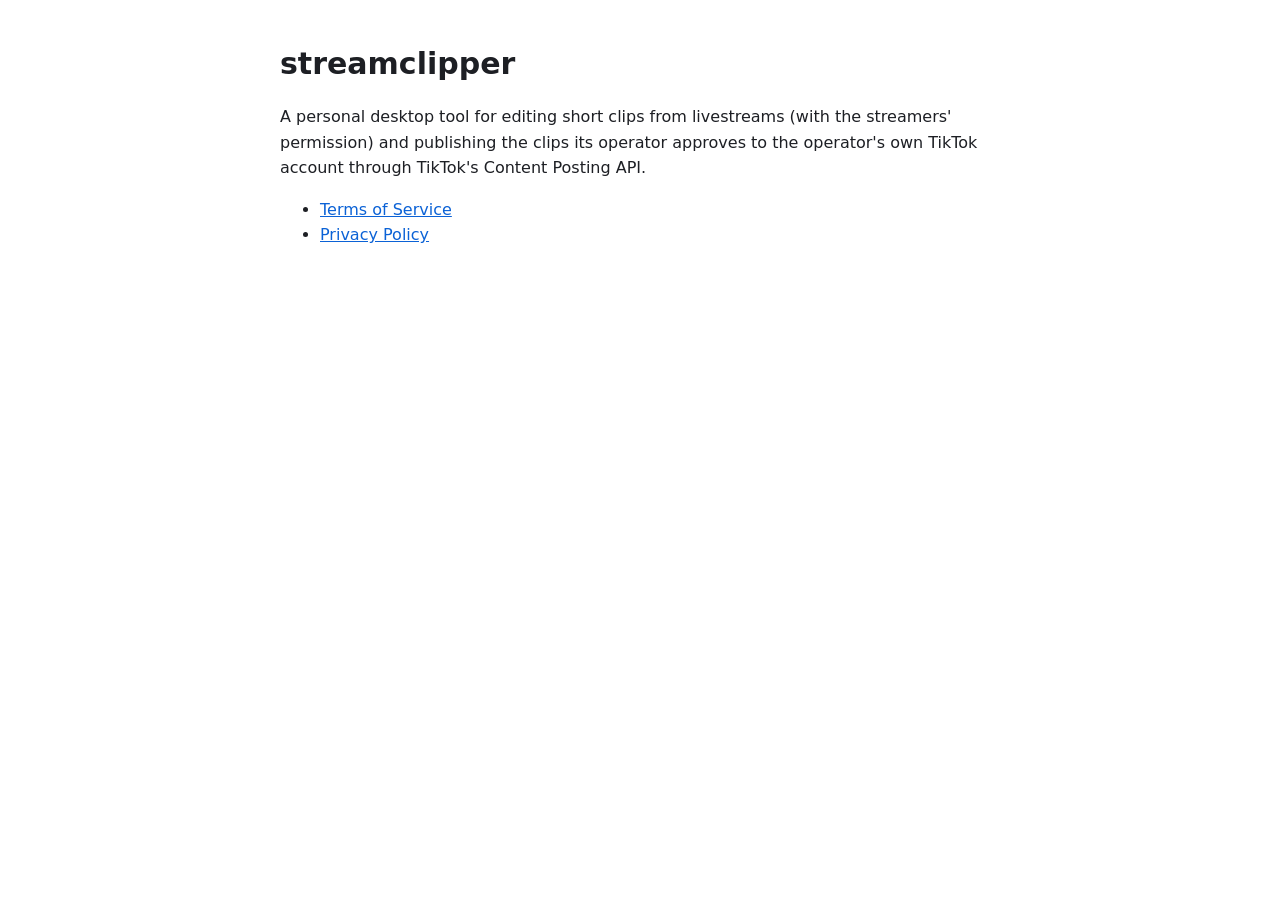
<file: index.html>
<!doctype html>
<html lang="en">
<head>
<meta charset="utf-8">
<meta name="viewport" content="width=device-width, initial-scale=1">
<title>streamclipper</title>
<link rel="stylesheet" href="style.css">
</head>
<body>
<main>
<h1>streamclipper</h1>
<p>A personal desktop tool for editing short clips from livestreams (with the streamers' permission) and
publishing the clips its operator approves to the operator's own TikTok account through TikTok's
Content Posting API.</p>
<ul>
  <li><a href="terms.html">Terms of Service</a></li>
  <li><a href="privacy.html">Privacy Policy</a></li>
</ul>
</main>
</body>
</html>
</file>
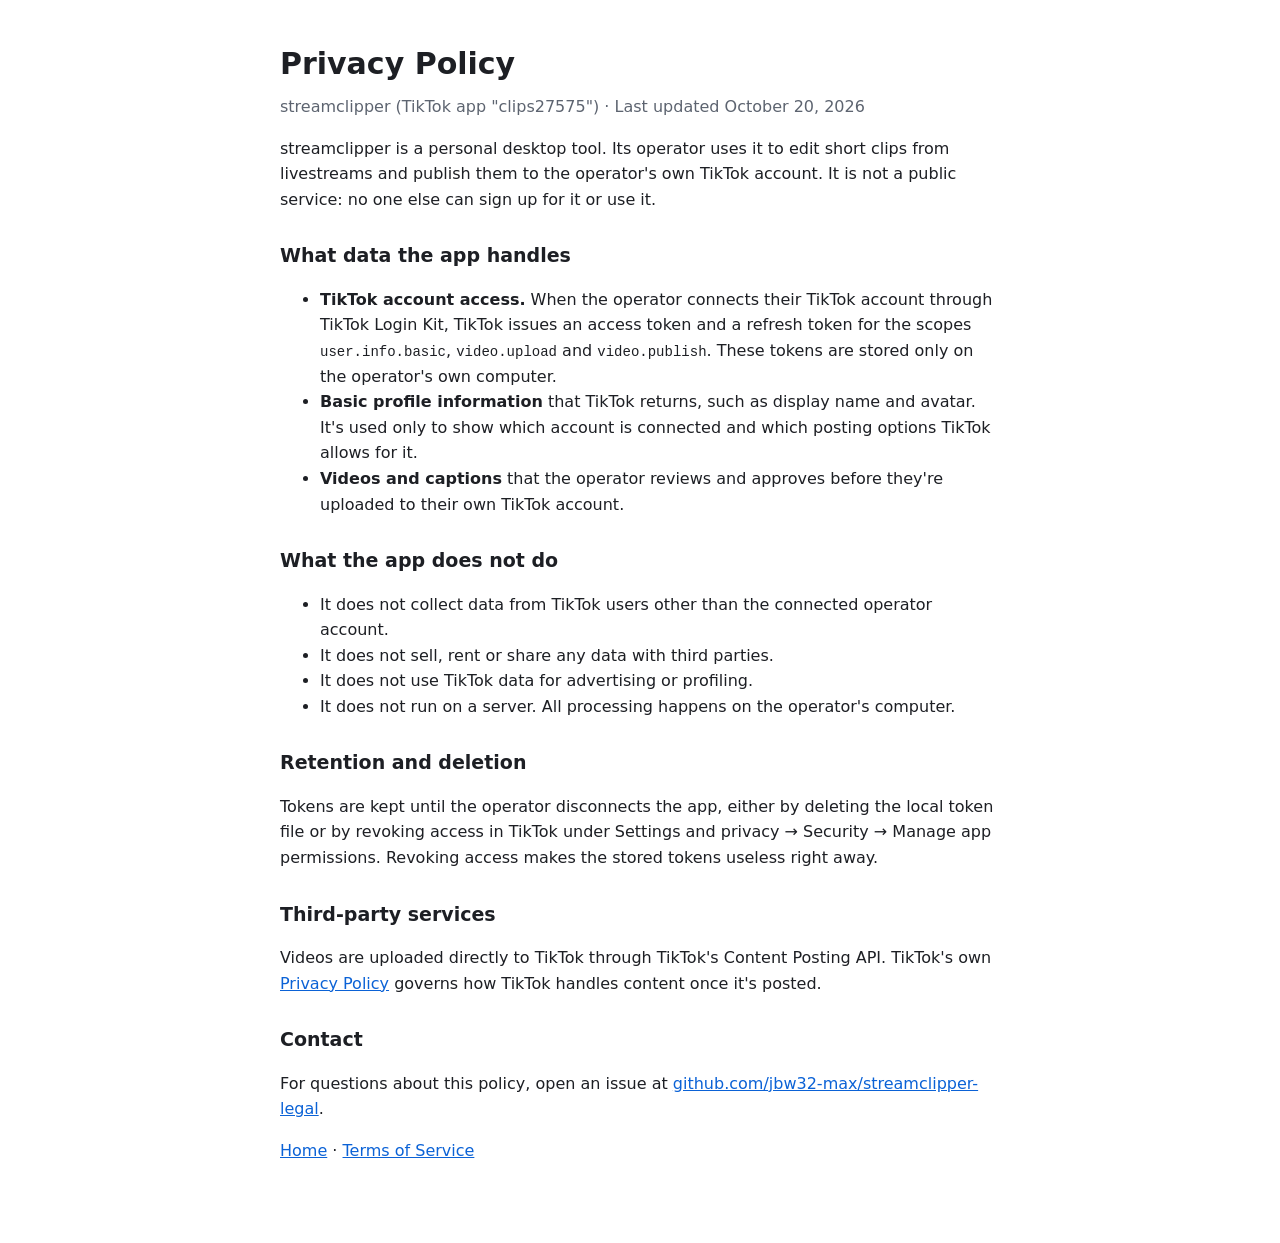
<file: privacy.html>
<!doctype html>
<html lang="en">
<head>
<meta charset="utf-8">
<meta name="viewport" content="width=device-width, initial-scale=1">
<title>streamclipper Privacy Policy</title>
<link rel="stylesheet" href="style.css">
</head>
<body>
<main>
<h1>Privacy Policy</h1>
<p class="meta">streamclipper (TikTok app "clips27575") · Last updated October 20, 2026</p>

<p>streamclipper is a personal desktop tool. Its operator uses it to edit short clips from livestreams and
publish them to the operator's own TikTok account. It is not a public service: no one else can sign up for
it or use it.</p>

<h2>What data the app handles</h2>
<ul>
  <li><strong>TikTok account access.</strong> When the operator connects their TikTok account through TikTok
  Login Kit, TikTok issues an access token and a refresh token for the scopes <code>user.info.basic</code>,
  <code>video.upload</code> and <code>video.publish</code>. These tokens are stored only on the operator's own
  computer.</li>
  <li><strong>Basic profile information</strong> that TikTok returns, such as display name and avatar. It's used
  only to show which account is connected and which posting options TikTok allows for it.</li>
  <li><strong>Videos and captions</strong> that the operator reviews and approves before they're uploaded to
  their own TikTok account.</li>
</ul>

<h2>What the app does not do</h2>
<ul>
  <li>It does not collect data from TikTok users other than the connected operator account.</li>
  <li>It does not sell, rent or share any data with third parties.</li>
  <li>It does not use TikTok data for advertising or profiling.</li>
  <li>It does not run on a server. All processing happens on the operator's computer.</li>
</ul>

<h2>Retention and deletion</h2>
<p>Tokens are kept until the operator disconnects the app, either by deleting the local token file or by
revoking access in TikTok under Settings and privacy → Security → Manage app permissions. Revoking access
makes the stored tokens useless right away.</p>

<h2>Third-party services</h2>
<p>Videos are uploaded directly to TikTok through TikTok's Content Posting API. TikTok's own
<a href="https://www.tiktok.com/legal/privacy-policy">Privacy Policy</a> governs how TikTok handles
content once it's posted.</p>

<h2>Contact</h2>
<p>For questions about this policy, open an issue at
<a href="https://github.com/jbw32-max/streamclipper-legal/issues">github.com/jbw32-max/streamclipper-legal</a>.</p>

<p><a href="index.html">Home</a> · <a href="terms.html">Terms of Service</a></p>
</main>
</body>
</html>
</file>
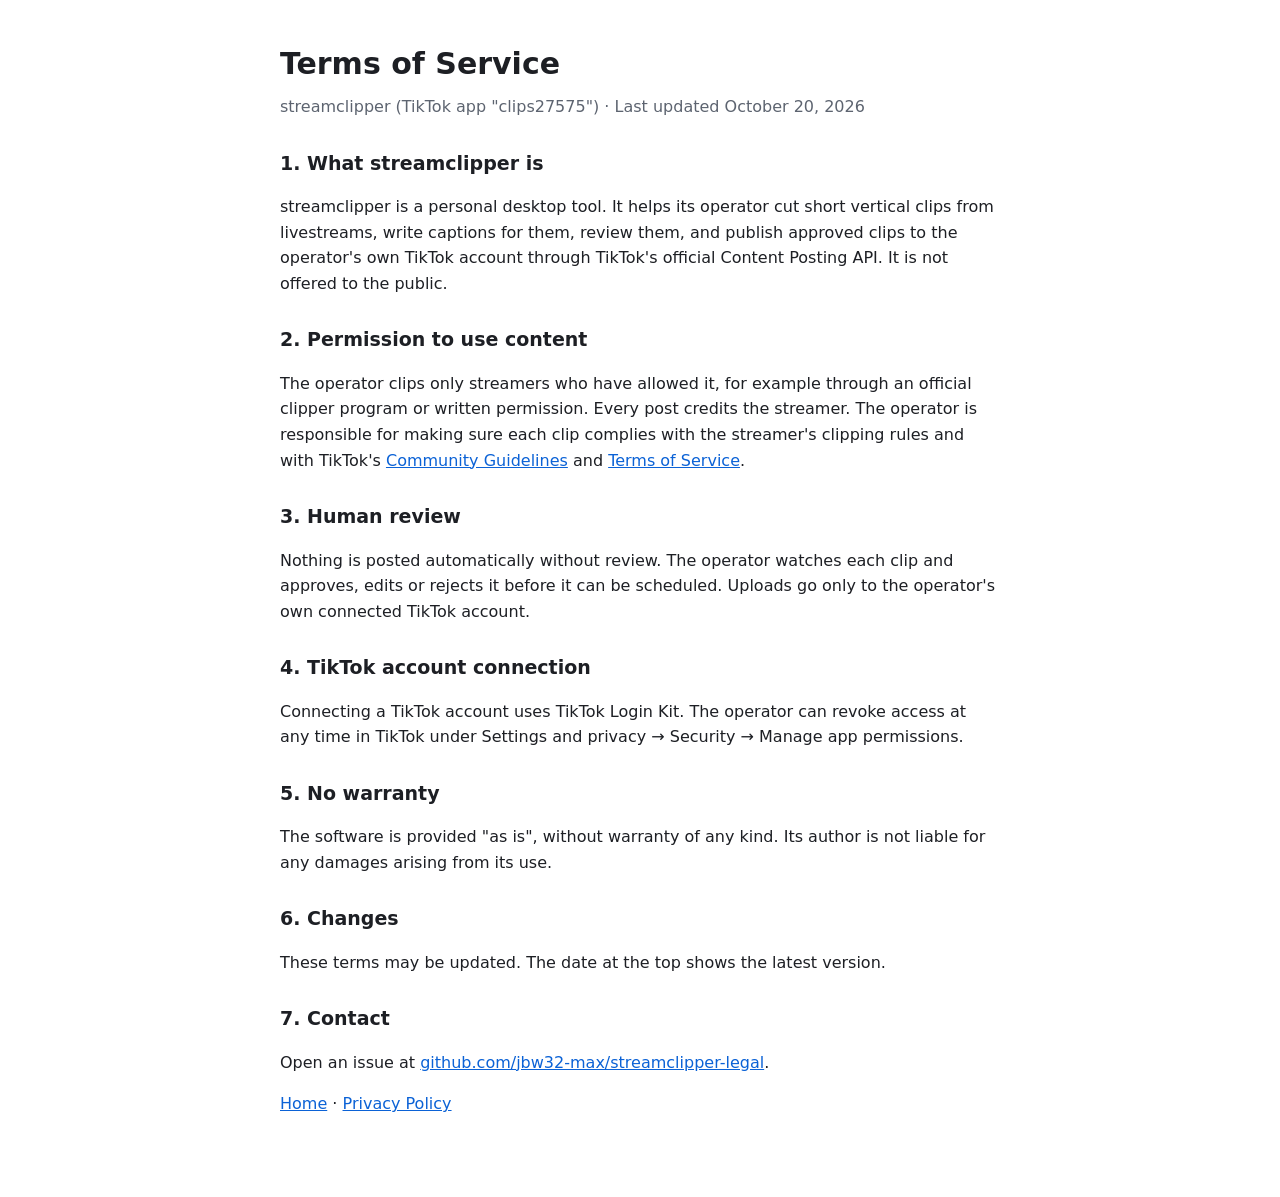
<file: terms.html>
<!doctype html>
<html lang="en">
<head>
<meta charset="utf-8">
<meta name="viewport" content="width=device-width, initial-scale=1">
<title>streamclipper Terms of Service</title>
<link rel="stylesheet" href="style.css">
</head>
<body>
<main>
<h1>Terms of Service</h1>
<p class="meta">streamclipper (TikTok app "clips27575") · Last updated October 20, 2026</p>

<h2>1. What streamclipper is</h2>
<p>streamclipper is a personal desktop tool. It helps its operator cut short vertical clips from livestreams,
write captions for them, review them, and publish approved clips to the operator's own TikTok account through
TikTok's official Content Posting API. It is not offered to the public.</p>

<h2>2. Permission to use content</h2>
<p>The operator clips only streamers who have allowed it, for example through an official clipper program or
written permission. Every post credits the streamer. The operator is responsible for making sure each clip
complies with the streamer's clipping rules and with TikTok's
<a href="https://www.tiktok.com/community-guidelines">Community Guidelines</a> and
<a href="https://www.tiktok.com/legal/terms-of-service">Terms of Service</a>.</p>

<h2>3. Human review</h2>
<p>Nothing is posted automatically without review. The operator watches each clip and approves, edits or
rejects it before it can be scheduled. Uploads go only to the operator's own connected TikTok account.</p>

<h2>4. TikTok account connection</h2>
<p>Connecting a TikTok account uses TikTok Login Kit. The operator can revoke access at any time in TikTok
under Settings and privacy → Security → Manage app permissions.</p>

<h2>5. No warranty</h2>
<p>The software is provided "as is", without warranty of any kind. Its author is not liable for any damages
arising from its use.</p>

<h2>6. Changes</h2>
<p>These terms may be updated. The date at the top shows the latest version.</p>

<h2>7. Contact</h2>
<p>Open an issue at
<a href="https://github.com/jbw32-max/streamclipper-legal/issues">github.com/jbw32-max/streamclipper-legal</a>.</p>

<p><a href="index.html">Home</a> · <a href="privacy.html">Privacy Policy</a></p>
</main>
</body>
</html>
</file>
<file: style.css>
:root { color-scheme: light dark; --text: #1d1f24; --dim: #5d6470; --bg: #ffffff; --link: #0b62d6; }
@media (prefers-color-scheme: dark) { :root { --text: #e8eaf0; --dim: #9aa3b2; --bg: #111317; --link: #6aa8ff; } }
body { margin: 0; background: var(--bg); color: var(--text); font: 16px/1.6 system-ui, "Segoe UI", sans-serif; }
main { max-width: 720px; margin: 0 auto; padding: 40px 16px 64px; }
h1 { font-size: 30px; margin: 0 0 6px; }
h2 { font-size: 19px; margin: 28px 0 6px; }
.meta { color: var(--dim); margin-top: 0; }
a { color: var(--link); }
code { font-size: 14px; }
</file>
